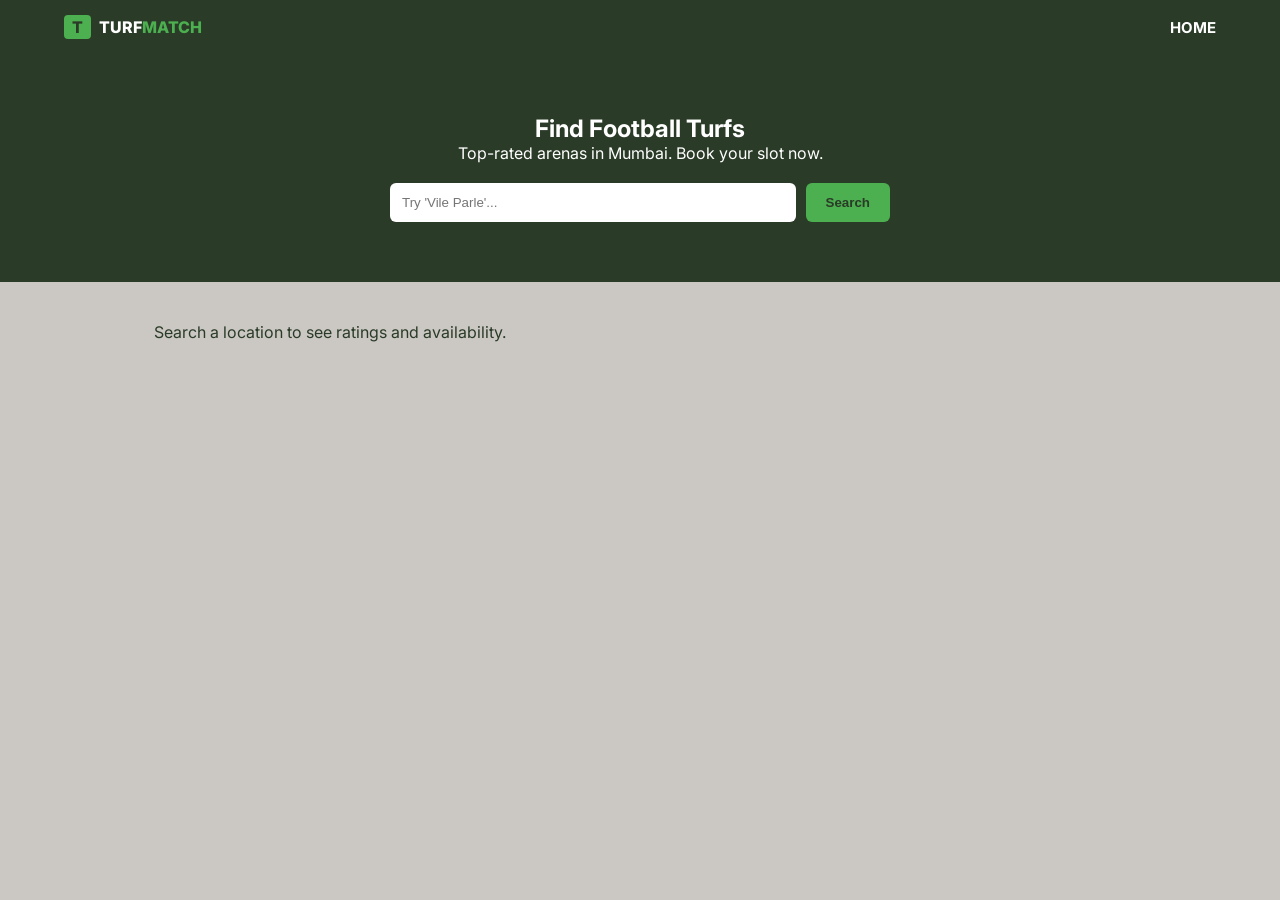
<file: football.html>
<!DOCTYPE html>
<html lang="en">
<head>
    <meta charset="UTF-8">
    <meta name="viewport" content="width=device-width, initial-scale=1.0">
    <title>Football Search | TurfMatch</title>
    <link rel="stylesheet" href="football.css">
    <link href="https://fonts.googleapis.com/css2?family=Inter:wght@400;600;800&display=swap" rel="stylesheet">
</head>
<body>

    <header>
        <nav class="navbar">
            <div class="logo">
                <div class="logo-icon">T</div>
                TURF<span>MATCH</span>
            </div>
            <div class="nav-links">
                <a href="index.html" class="nav-item">Home</a>
            </div>
        </nav>
    </header>

    <main>
        <section class="search-section">
            <div class="search-container">
                <h1>Find Football Turfs</h1>
                <p>Top-rated arenas in Mumbai. Book your slot now.</p>
                <div class="search-box">
                    <input type="text" id="locationInput" placeholder="Try 'Vile Parle'...">
                    <button onclick="filterTurfs()" class="search-btn">Search</button>
                </div>
            </div>
        </section>

        <section class="results-section">
            <div id="turfGrid" class="booking-grid">
                <p class="placeholder-msg">Search a location to see ratings and availability.</p>
            </div>
        </section>
    </main>

    <script src="football.js"></script>
</body>
</html>
</file>
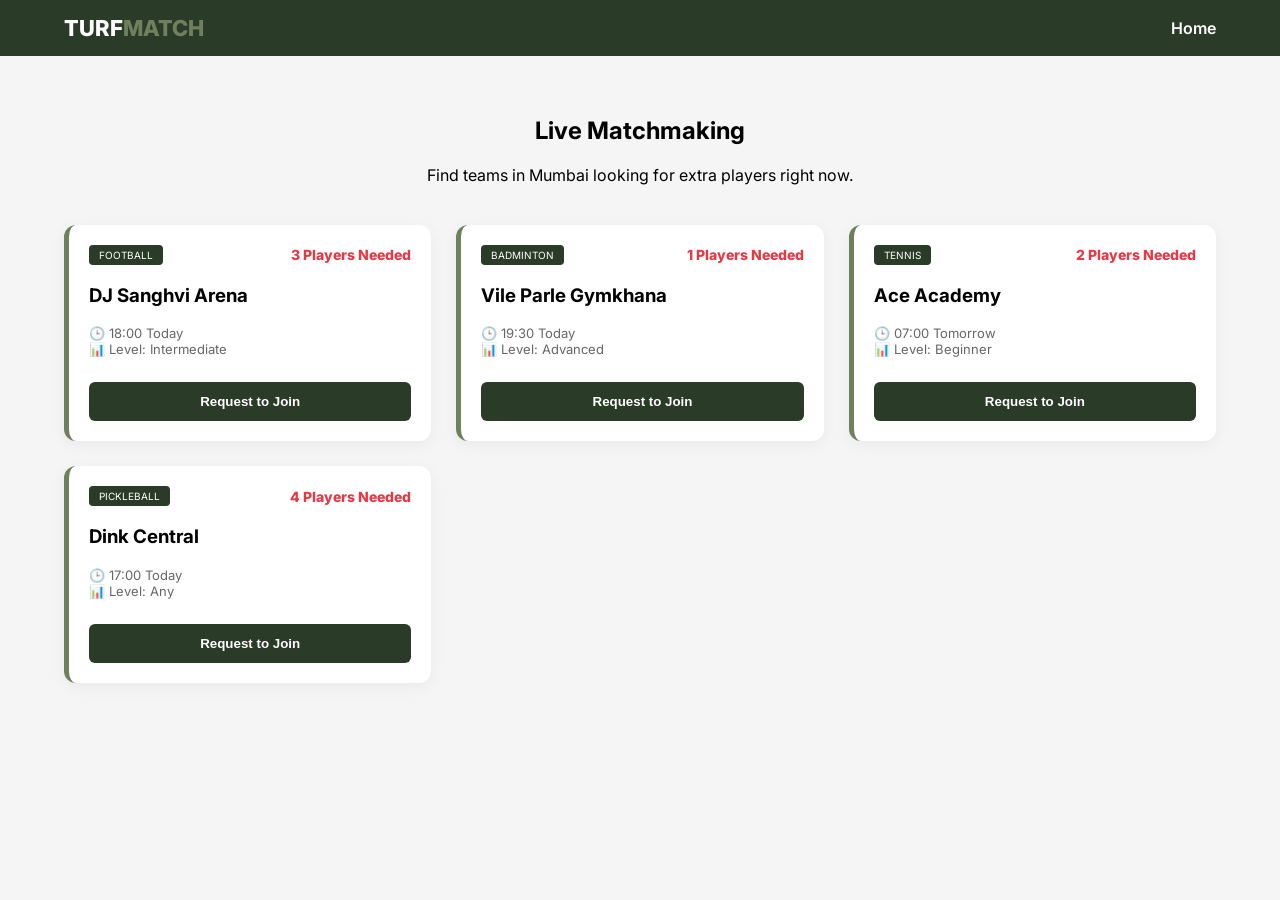
<file: matchmaking.html>
<!DOCTYPE html>
<html lang="en">
<head>
    <meta charset="UTF-8">
    <meta name="viewport" content="width=device-width, initial-scale=1.0">
    <title>Matchmaking | TurfMatch</title>

    <!-- CSS -->
    <link rel="stylesheet" href="matchmaking.css">

    <!-- Font -->
    <link href="https://fonts.googleapis.com/css2?family=Inter:wght@400;600;800&display=swap" rel="stylesheet">
</head>

<body>

    <!-- NAVBAR -->
    <header>
        <nav class="navbar">
            <div class="logo">TURF<span>MATCH</span></div>
            <div class="nav-links">
                <a href="index.html" class="nav-item">Home</a>
            </div>
        </nav>
    </header>

    <!-- MAIN -->
    <main class="matchmaking-container">

        <section class="hero-mini">
            <h1>Live Matchmaking</h1>
            <p>Find teams in Mumbai looking for extra players right now.</p>
        </section>

        <section class="match-grid" id="matchGrid"></section>

    </main>

    <!-- JS -->
    <script src="matchmaking.js"></script>

</body>
</html>
</file>
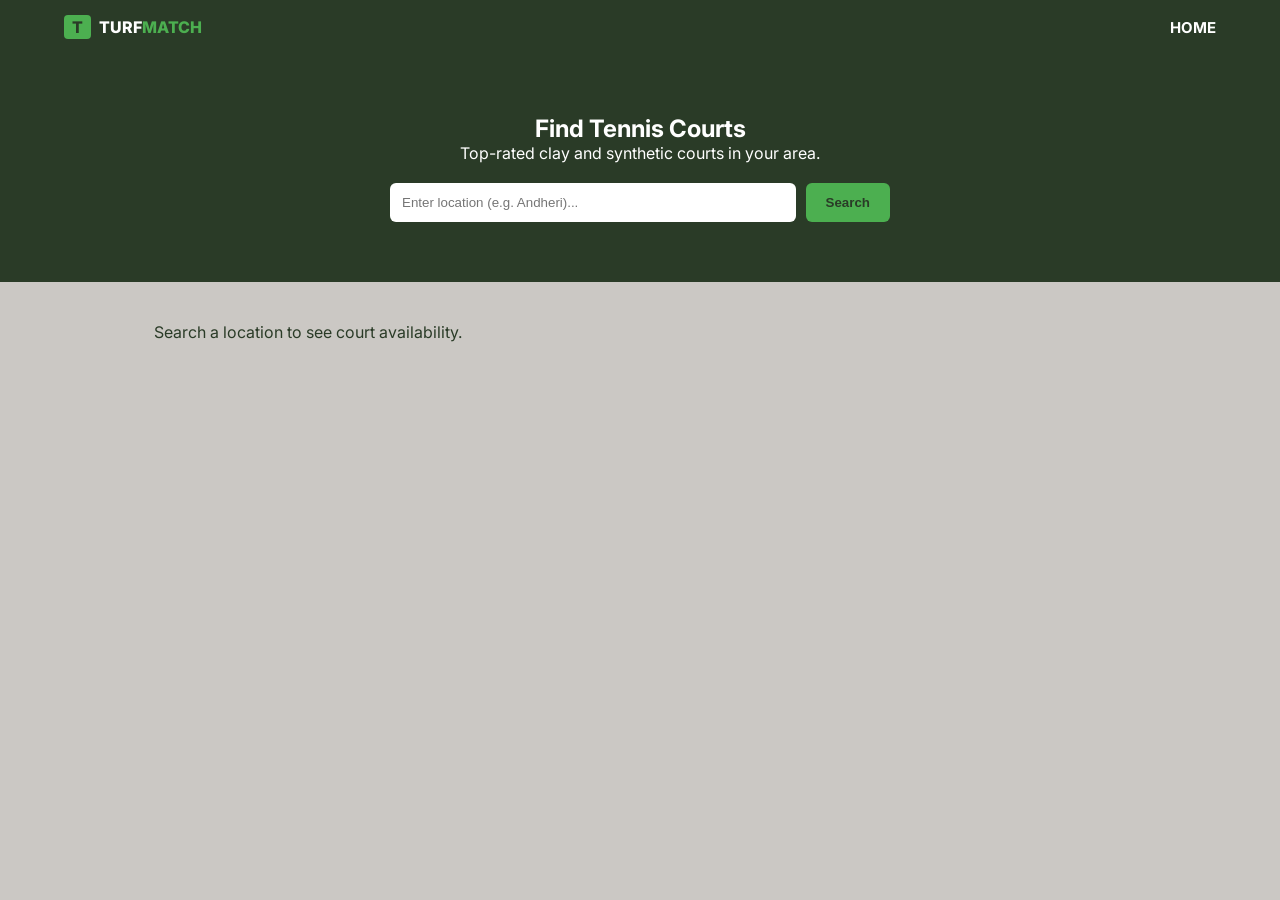
<file: tennis.html>
<!DOCTYPE html>
<html lang="en">
<head>
    <meta charset="UTF-8">
    <meta name="viewport" content="width=device-width, initial-scale=1.0">
    <title>Book Tennis Courts | TurfMatch</title>
    <link rel="stylesheet" href="football.css">
    <link href="https://fonts.googleapis.com/css2?family=Inter:wght@400;600;800&display=swap" rel="stylesheet">
</head>
<body>

    <header>
        <nav class="navbar">
            <div class="logo">
                <div class="logo-icon">T</div>
                TURF<span>MATCH</span>
            </div>
            <div class="nav-links">
                <a href="index.html" class="nav-item">Home</a>
            </div>
        </nav>
    </header>

    <main>
        <section class="search-section">
            <div class="search-container">
                <h1>Find Tennis Courts</h1>
                <p>Top-rated clay and synthetic courts in your area.</p>
                <div class="search-box">
                    <input type="text" id="locationInput" placeholder="Enter location (e.g. Andheri)...">
                    <button onclick="filterTennis()" class="search-btn">Search</button>
                </div>
            </div>
        </section>

        <section class="results-section">
            <div id="turfGrid" class="booking-grid">
                <p class="placeholder-msg">Search a location to see court availability.</p>
            </div>
        </section>
    </main>

    <script src="tennis.js"></script>
</body>
</html>
</file>
<file: football.css>
:root {
    --dark-green: #2A3B27;
    --moss-green: #70805D;
    --warm-grey: #CBC8C4;
    --neon-green: #4CAF50;
    --gold: #FFD700;
    --white: #ffffff;
}

* { margin: 0; padding: 0; box-sizing: border-box; }
body { font-family: 'Inter', sans-serif; background-color: var(--warm-grey); color: var(--dark-green); }

/* --- Navbar --- */
header { background: var(--dark-green); display: flex; justify-content: center; position: sticky; top: 0; z-index: 100; }
.navbar { width: 90%; max-width: 1200px; display: flex; justify-content: space-between; align-items: center; padding: 15px 0; }
.logo { color: white; font-weight: 800; display: flex; align-items: center; }
.logo-icon { background: var(--neon-green); color: var(--dark-green); padding: 2px 8px; border-radius: 4px; margin-right: 8px; }
.logo span { color: var(--neon-green); }
.nav-item { color: white; text-decoration: none; font-size: 15px; font-weight: 700; text-transform: uppercase; }

/* --- Search Area --- */
.search-section { background: var(--dark-green); color: white; padding: 60px 20px; text-align: center; }
.search-box { display: flex; gap: 10px; max-width: 500px; margin: 20px auto 0; }
.search-box input { flex: 1; padding: 12px; border-radius: 6px; border: none; outline: none; }
.search-btn { background: var(--neon-green); color: var(--dark-green); border: none; padding: 0 20px; border-radius: 6px; font-weight: 800; cursor: pointer; }

/* --- Turf Cards --- */
.results-section { padding: 40px 5%; max-width: 1100px; margin: 0 auto; }
.turf-card { background: white; border-radius: 12px; padding: 25px; margin-bottom: 25px; box-shadow: 0 4px 15px rgba(0,0,0,0.05); position: relative; }

.rating { color: var(--gold); font-size: 14px; margin: 5px 0; }
.price { font-weight: 800; font-size: 18px; color: var(--moss-green); margin-bottom: 15px; }

.slot-grid { display: grid; grid-template-columns: repeat(auto-fill, minmax(90px, 1fr)); gap: 10px; margin-bottom: 20px; }
.slot-btn { padding: 10px; border: 1px solid #ddd; border-radius: 6px; background: white; cursor: pointer; font-weight: 600; font-size: 12px; }
.slot-btn.selected { background: var(--dark-green) !important; color: white; border-color: var(--dark-green); }
.slot-btn.booked { background: #f0f0f0; color: #ccc; cursor: not-allowed; border-style: dashed; }

.book-now-btn {
    width: 100%;
    background: var(--dark-green);
    color: white;
    border: none;
    padding: 14px;
    border-radius: 8px;
    font-weight: 800;
    font-size: 14px;
    text-transform: uppercase;
    cursor: pointer;
    transition: 0.3s;
}

.book-now-btn:hover { background: var(--neon-green); color: var(--dark-green); }

@media (max-width: 600px) {
    .search-box { flex-direction: column; }
    .slot-grid { grid-template-columns: repeat(3, 1fr); }
}

.turf-card {
    display: flex;
    gap: 20px;
    background: white;
    padding: 20px;
    border-radius: 12px;
    box-shadow: 0 5px 20px rgba(0,0,0,0.1);
    margin-bottom: 20px;
    align-items: flex-start;
}

.turf-image {
    width: 220px;
    height: 180px;
    overflow: hidden;
    border-radius: 10px;
    flex-shrink: 0;
}

.turf-image img {
    width: 100%;
    height: 100%;
    object-fit: cover;
}

.turf-details {
    flex: 1;
}
@media (max-width: 768px) {
    .turf-card {
        flex-direction: column;
    }

    .turf-image {
        width: 100%;
        height: 200px;
    }
}
</file>
<file: matchmaking.css>
.matchmaking-container { padding: 40px 5%; max-width: 1200px; margin: 0 auto; }
.hero-mini { text-align: center; margin-bottom: 40px; }

.match-grid {
    display: grid;
    grid-template-columns: repeat(auto-fit, minmax(300px, 1fr));
    gap: 25px;
}

.match-card {
    background: white;
    border-radius: 12px;
    padding: 20px;
    border-left: 5px solid var(--neon-green);
    box-shadow: 0 4px 15px rgba(0,0,0,0.05);
}

.match-header { display: flex; justify-content: space-between; align-items: center; margin-bottom: 15px; }
.sport-tag { 
    background: var(--dark-green); 
    color: white; 
    padding: 4px 10px; 
    border-radius: 4px; 
    font-size: 10px; 
    text-transform: uppercase; 
}

.slots-left { color: #e63946; font-weight: 800; font-size: 14px; }
.join-btn {
    width: 100%;
    background: var(--dark-green);
    color: white;
    border: none;
    padding: 12px;
    border-radius: 6px;
    margin-top: 15px;
    cursor: pointer;
    font-weight: 700;
}

.join-btn:hover { background: var(--neon-green); color: var(--dark-green); }/* COLORS */
:root {
    --dark-green: #2a3b27;
    --neon-green: #70805d;
}

body {
    font-family: 'Inter', sans-serif;
    margin: 0;
    background: #f5f5f5;
}

/* NAVBAR */
.navbar {
    display: flex;
    justify-content: space-between;
    align-items: center;
    padding: 15px 5%;
    background: var(--dark-green);
    color: white;
}

.logo {
    font-weight: 800;
    font-size: 22px;
}

.logo span {
    color: var(--neon-green);
}

.nav-item {
    color: white;
    text-decoration: none;
    font-weight: 600;
}

/* PAGE */
.matchmaking-container {
    padding: 40px 5%;
    max-width: 1200px;
    margin: 0 auto;
}

.hero-mini {
    text-align: center;
    margin-bottom: 40px;
}

.match-grid {
    display: grid;
    grid-template-columns: repeat(auto-fit, minmax(300px, 1fr));
    gap: 25px;
}

.match-card {
    background: white;
    border-radius: 12px;
    padding: 20px;
    border-left: 5px solid var(--neon-green);
    box-shadow: 0 4px 15px rgba(0,0,0,0.05);
}

.match-header {
    display: flex;
    justify-content: space-between;
    align-items: center;
    margin-bottom: 15px;
}

.sport-tag {
    background: var(--dark-green);
    color: white;
    padding: 4px 10px;
    border-radius: 4px;
    font-size: 10px;
    text-transform: uppercase;
}

.slots-left {
    color: #e63946;
    font-weight: 800;
    font-size: 14px;
}

.join-btn {
    width: 100%;
    background: var(--dark-green);
    color: white;
    border: none;
    padding: 12px;
    border-radius: 6px;
    margin-top: 15px;
    cursor: pointer;
    font-weight: 700;
}

.join-btn:hover {
    background: var(--neon-green);
    color: var(--dark-green);
}
</file>
